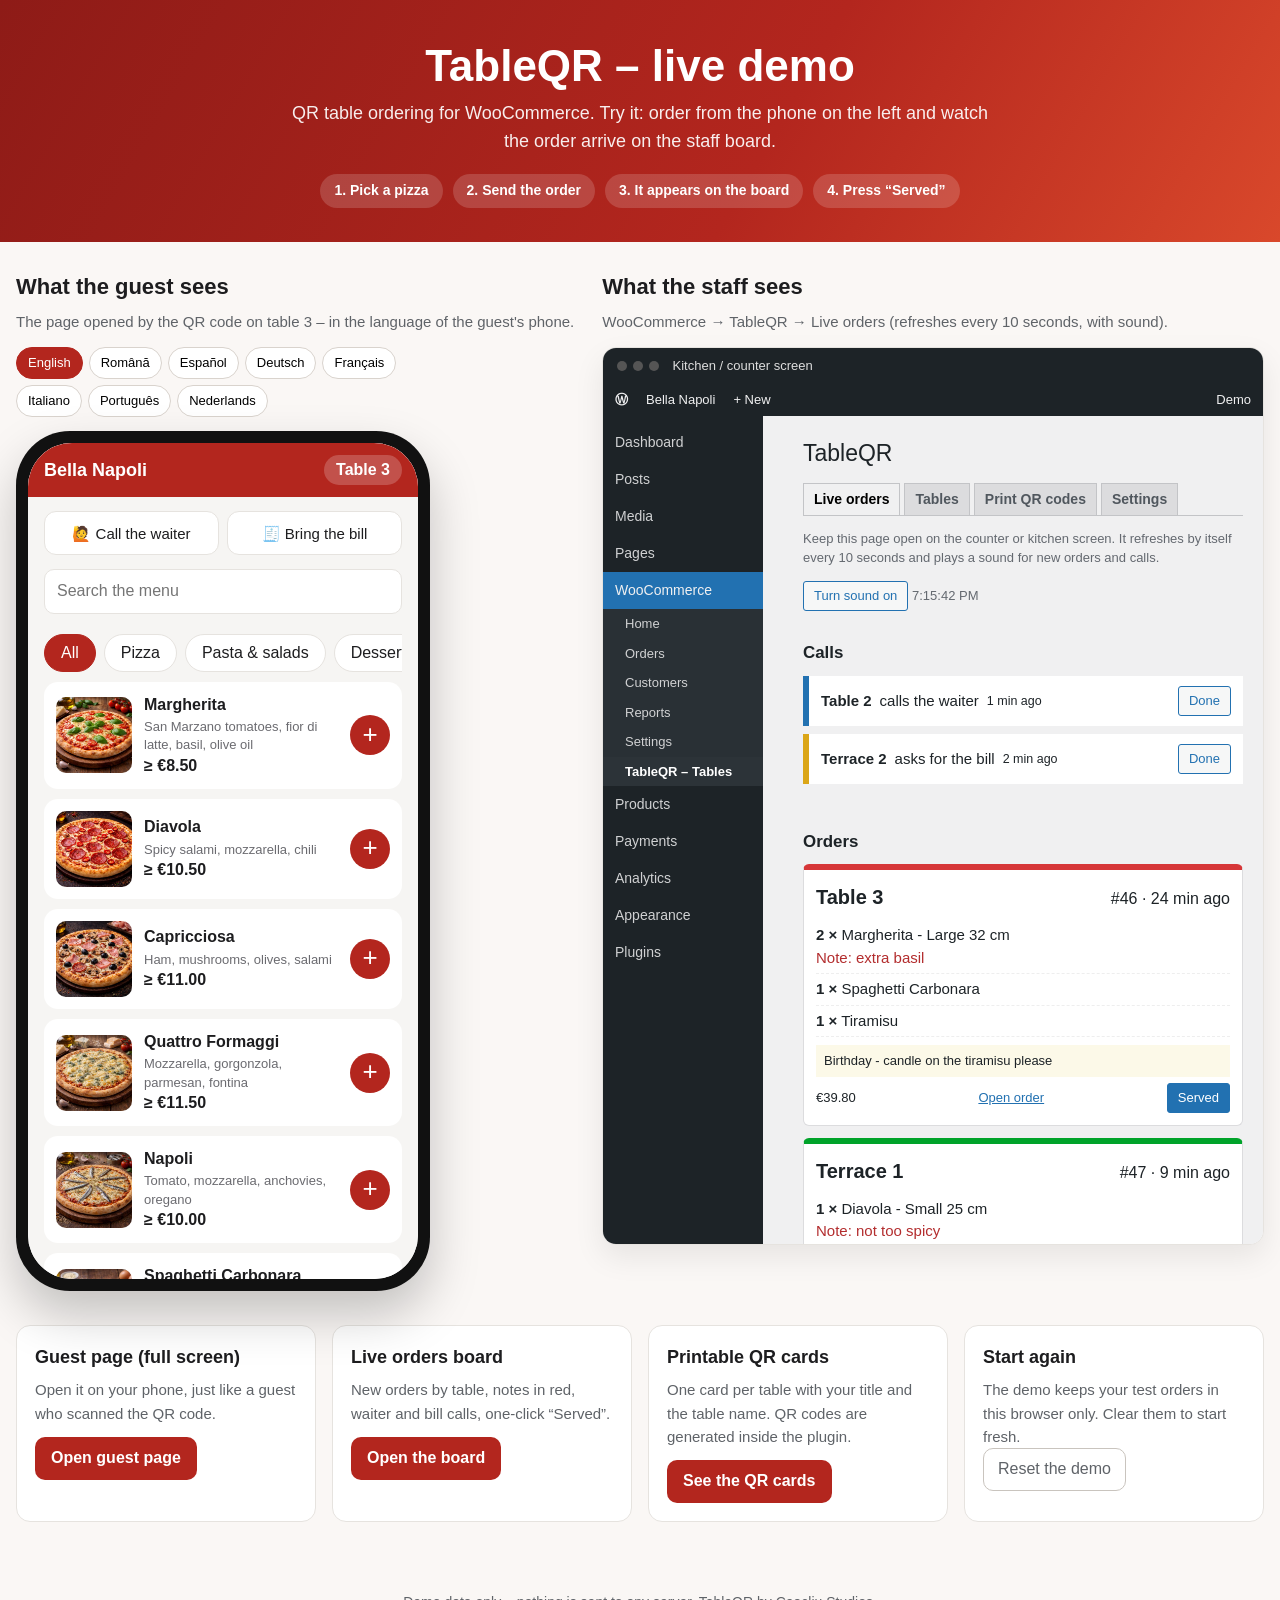
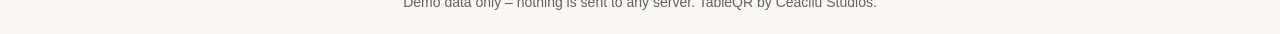
<file: index.html>
<!doctype html>
<html lang="en">
<head>
<meta charset="utf-8">
<meta name="viewport" content="width=device-width, initial-scale=1">
<title>TableQR – Live demo · QR table ordering for WooCommerce</title>
<meta name="description" content="Live demo of TableQR, the QR table ordering plugin for WooCommerce: guest menu on the phone, live staff board, printable QR cards.">
<style>
:root{--a:#b3261e;--d:#8e1b17;--t:#1d1d1f;--m:#5f6368;--bg:#faf7f5}
*{box-sizing:border-box}body{margin:0;background:var(--bg);color:var(--t);font:16px/1.55 -apple-system,BlinkMacSystemFont,"Segoe UI",Roboto,Arial,sans-serif}
header{background:linear-gradient(120deg,var(--d),var(--a) 60%,#d9482b);color:#fff;padding:42px 20px 34px;text-align:center}
header h1{margin:0;font-size:clamp(28px,5vw,44px);line-height:1.1}header p{margin:10px auto 0;max-width:720px;opacity:.92;font-size:18px}
.steps{display:flex;gap:10px;justify-content:center;flex-wrap:wrap;margin-top:18px}
.steps span{background:rgba(255,255,255,.16);border-radius:999px;padding:6px 14px;font-weight:600;font-size:14px}
main{max-width:1320px;margin:0 auto;padding:28px 16px 50px}
.row{display:grid;grid-template-columns:auto 1fr;gap:28px;align-items:start}
@media (max-width:980px){.row{grid-template-columns:1fr}.phone{margin:0 auto}}
h2{font-size:22px;margin:0 0 6px}.hint{color:var(--m);margin:0 0 14px;font-size:15px}
.phone{width:414px;max-width:100%;height:860px;border-radius:54px;background:#111;padding:12px;box-shadow:0 24px 50px rgba(0,0,0,.22);position:relative}
.phone iframe{width:100%;height:100%;border:0;border-radius:44px;background:#fff;display:block}
.screen{background:#fff;border:1px solid #e6e3df;border-radius:14px;overflow:hidden;box-shadow:0 12px 30px rgba(0,0,0,.08)}
.screen .bar{background:#1d2327;color:#ddd;font-size:13px;padding:8px 14px;display:flex;gap:6px;align-items:center}
.screen .bar i{width:10px;height:10px;border-radius:50%;background:#555;display:inline-block}
.screen iframe{width:100%;height:860px;border:0;display:block}
.cards{display:grid;grid-template-columns:repeat(auto-fit,minmax(240px,1fr));gap:16px;margin-top:34px}
.card{background:#fff;border:1px solid #e6e3df;border-radius:14px;padding:18px}
.card h3{margin:0 0 6px;font-size:18px}.card p{margin:0;color:var(--m);font-size:15px}
a.btn{display:inline-block;margin-top:12px;background:var(--a);color:#fff;text-decoration:none;font-weight:600;border-radius:10px;padding:9px 16px}
button.reset{background:none;border:1px solid #c9c4be;border-radius:10px;padding:8px 14px;cursor:pointer;color:var(--m);font:inherit}
footer{text-align:center;color:var(--m);font-size:14px;padding:20px}
.langs{display:flex;flex-wrap:wrap;gap:6px;margin:0 0 14px;max-width:414px}
.langs button{border:1px solid #d9d3cd;background:#fff;border-radius:999px;padding:5px 11px;font:inherit;font-size:13px;cursor:pointer}
.langs button.on{background:var(--a);border-color:var(--a);color:#fff}
</style>
</head>
<body>
<header>
  <h1>TableQR – live demo</h1>
  <p>QR table ordering for WooCommerce. Try it: order from the phone on the left and watch the order arrive on the staff board.</p>
  <div class="steps"><span>1. Pick a pizza</span><span>2. Send the order</span><span>3. It appears on the board</span><span>4. Press “Served”</span></div>
</header>
<main>
  <div class="row">
    <section><h2>What the guest sees</h2><p class="hint">The page opened by the QR code on table 3 – in the language of the guest's phone.</p>
      <div class="langs" id="langs"></div>
      <div class="phone"><iframe id="guest" src="guest.html" title="Guest menu"></iframe></div></section>
    <section><h2>What the staff sees</h2><p class="hint">WooCommerce → TableQR → Live orders (refreshes every 10 seconds, with sound).</p>
      <div class="screen"><div class="bar"><i></i><i></i><i></i>&nbsp; Kitchen / counter screen</div><iframe id="board" src="board.html" title="Live orders board"></iframe></div></section>
  </div>
  <div class="cards">
    <div class="card"><h3>Guest page (full screen)</h3><p>Open it on your phone, just like a guest who scanned the QR code.</p><a class="btn" href="guest.html" target="_blank">Open guest page</a></div>
    <div class="card"><h3>Live orders board</h3><p>New orders by table, notes in red, waiter and bill calls, one-click “Served”.</p><a class="btn" href="board.html" target="_blank">Open the board</a></div>
    <div class="card"><h3>Printable QR cards</h3><p>One card per table with your title and the table name. QR codes are generated inside the plugin.</p><a class="btn" href="print.html" target="_blank">See the QR cards</a></div>
    <div class="card"><h3>Start again</h3><p>The demo keeps your test orders in this browser only. Clear them to start fresh.</p>
      <button class="reset" onclick="TableQRDemoReset();location.reload()">Reset the demo</button></div>
  </div>
</main>
<footer>Demo data only – nothing is sent to any server. TableQR by Ceacliu Studios.</footer>
<script src="i18n.js?v=1794507950"></script>
<script src="mock.js?v=1794507950"></script>
<script src="demo-api.js?v=1794507950"></script>
<script>
// language buttons: reload the phone in that language
(function () {
  var box = document.getElementById("langs"), cur = document.documentElement.lang;
  box.innerHTML = Object.keys(TQ_LANGS).map(function (l) {
    return '<button data-l="' + l + '" class="' + (l === cur ? "on" : "") + '">' + TQ_LANGS[l] + "</button>";
  }).join("");
  box.onclick = function (e) {
    var b = e.target.closest("[data-l]"); if (!b) return;
    box.querySelectorAll("button").forEach(function (x) { x.classList.toggle("on", x === b); });
    document.getElementById("guest").src = "guest.html?lang=" + b.dataset.l;
  };
  document.getElementById("guest").src = "guest.html?lang=" + cur;
})();
</script>
<script>
// a new order on the phone refreshes the board at once (instead of waiting up to 10 seconds)
window.addEventListener("storage", function () {});
setInterval(function () {
  var n = (localStorage.getItem("tqdemo_seq") || "") + (localStorage.getItem("tqdemo_calls") || "");
  if (n !== window.__tqn) { if (window.__tqn !== undefined) document.getElementById("board").contentWindow.location.reload(); window.__tqn = n; }
}, 1500);
</script>
</body>
</html>
</file>
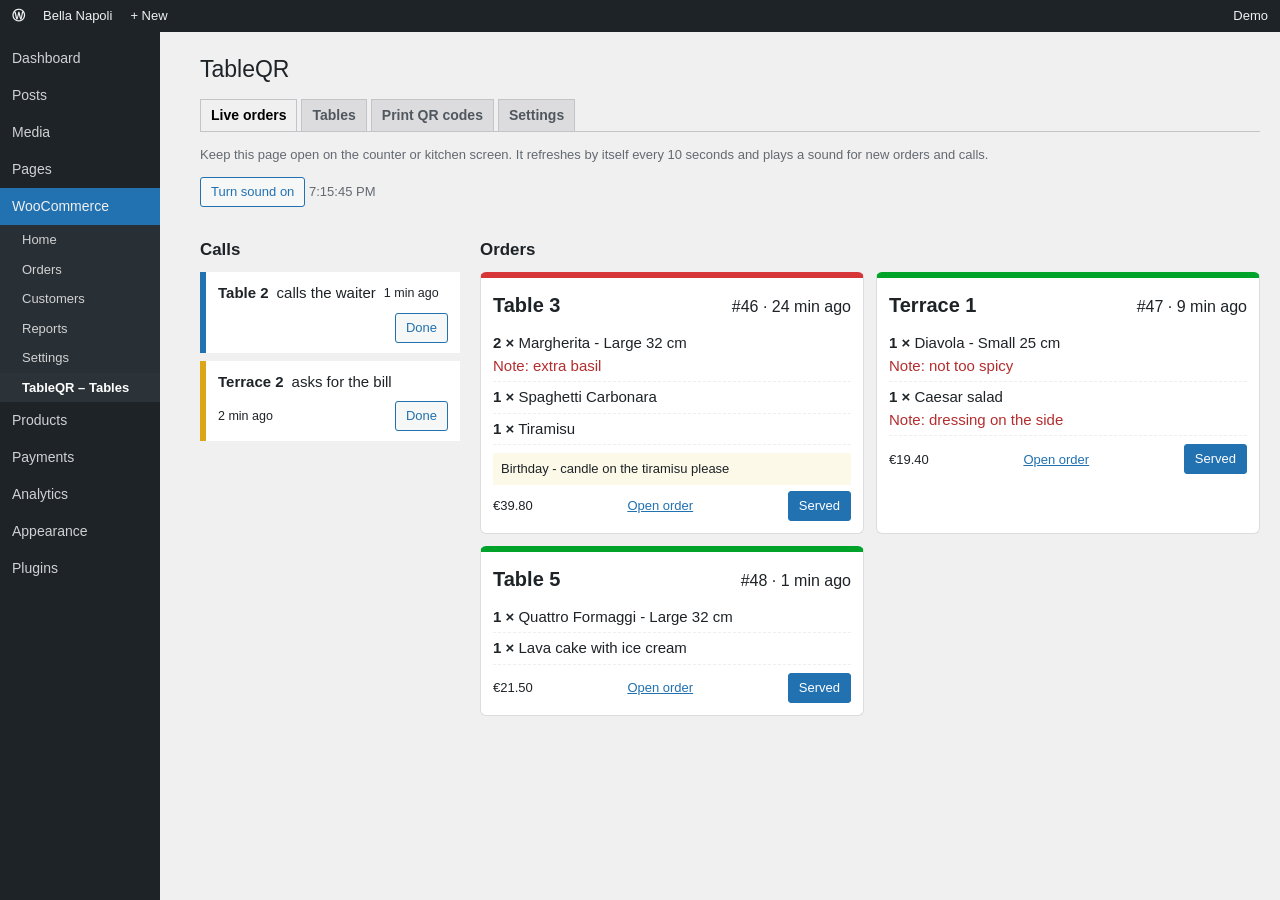
<file: board.html>
<!doctype html>
<html lang="en">
<head>
<meta charset="utf-8">
<title>TableQR – live orders (demo)</title>
<link rel="stylesheet" href="assets/admin.css?v=1794507950">
<style>
/* a light imitation of the WordPress admin, only for the screenshots */
*{box-sizing:border-box}body{margin:0;background:#f0f0f1;font:13px/1.5 -apple-system,BlinkMacSystemFont,"Segoe UI",Roboto,Arial,sans-serif;color:#1d2327}
.bar{height:32px;background:#1d2327;color:#f0f0f1;display:flex;align-items:center;gap:18px;padding:0 12px;font-size:13px}
.bar b{font-weight:600}.side{position:fixed;top:32px;bottom:0;left:0;width:160px;background:#1d2327;color:#f0f0f1;padding-top:8px}
.side div{padding:8px 12px;font-size:14px;opacity:.85}.side .on{background:#2271b1;opacity:1}.side .sub{padding:5px 12px 5px 22px;font-size:13px;background:#2c3338}
.side .sub.on{background:#2c3338;font-weight:600;color:#fff;opacity:1}
.wrap{margin-left:180px;padding:10px 20px 20px}h1{font-size:23px;font-weight:400;margin:10px 0 12px}
.nav-tab-wrapper{border-bottom:1px solid #c3c4c7;margin-bottom:10px}.nav-tab{display:inline-block;border:1px solid #c3c4c7;border-bottom:0;background:#dcdcde;padding:5px 10px;margin-right:4px;font-size:14px;font-weight:600;color:#50575e;text-decoration:none}
.nav-tab-active{background:#f0f0f1;color:#000}.description{color:#646970;font-size:13px}
.button{display:inline-block;border:1px solid #2271b1;color:#2271b1;background:#f6f7f7;border-radius:3px;padding:0 10px;min-height:30px;line-height:28px;font-size:13px;cursor:pointer}
.button-primary{background:#2271b1;color:#fff}h2{font-size:1.3em;margin:1em 0 .6em}a{color:#2271b1}
</style>
</head>
<body>
<div class="bar"><b>Ⓦ</b><span>Bella Napoli</span><span>+ New</span><span style="margin-left:auto">Demo</span></div>
<nav class="side"><div>Dashboard</div><div>Posts</div><div>Media</div><div>Pages</div><div class="on">WooCommerce</div>
  <div class="sub">Home</div><div class="sub">Orders</div><div class="sub">Customers</div><div class="sub">Reports</div><div class="sub">Settings</div>
  <div class="sub on">TableQR – Tables</div><div>Products</div><div>Payments</div><div>Analytics</div><div>Appearance</div><div>Plugins</div></nav>
<div class="wrap tableqr"><h1>TableQR</h1>
  <nav class="nav-tab-wrapper"><a class="nav-tab nav-tab-active">Live orders</a><a class="nav-tab">Tables</a><a class="nav-tab">Print QR codes</a><a class="nav-tab">Settings</a></nav>
  <p class="description">Keep this page open on the counter or kitchen screen. It refreshes by itself every 10 seconds and plays a sound for new orders and calls.</p>
  <p><button type="button" class="button" id="tq-sound">Turn sound on</button> <span id="tq-status" class="description"></span></p>
  <div class="tq-board"><section><h2>Calls</h2><div id="tq-calls"></div></section>
    <section class="tq-orders-col"><h2>Orders</h2><div id="tq-orders" class="tq-orders"></div></section></div>
</div>
<script src="mock.js?v=1794507950"></script>
<script src="demo-api.js?v=1794507950"></script>
<script>
window.TableQRAdmin = {api: "/wp-json/tableqr/v1", nonce: "x", i18n: {waiter: "calls the waiter", bill: "asks for the bill", served: "Served", done: "Done",
  open: "Open order", none: "No open table orders.", nocalls: "No calls.", ago: "min ago", sound: "Turn sound on", soundon: "Sound is on",
  error: "Cannot reach the site.", note: "Note"}};
</script>
<script src="assets/qr.js?v=1794507950"></script>
<script src="assets/admin.js?v=1794507950"></script>

</body>
</html>
</file>
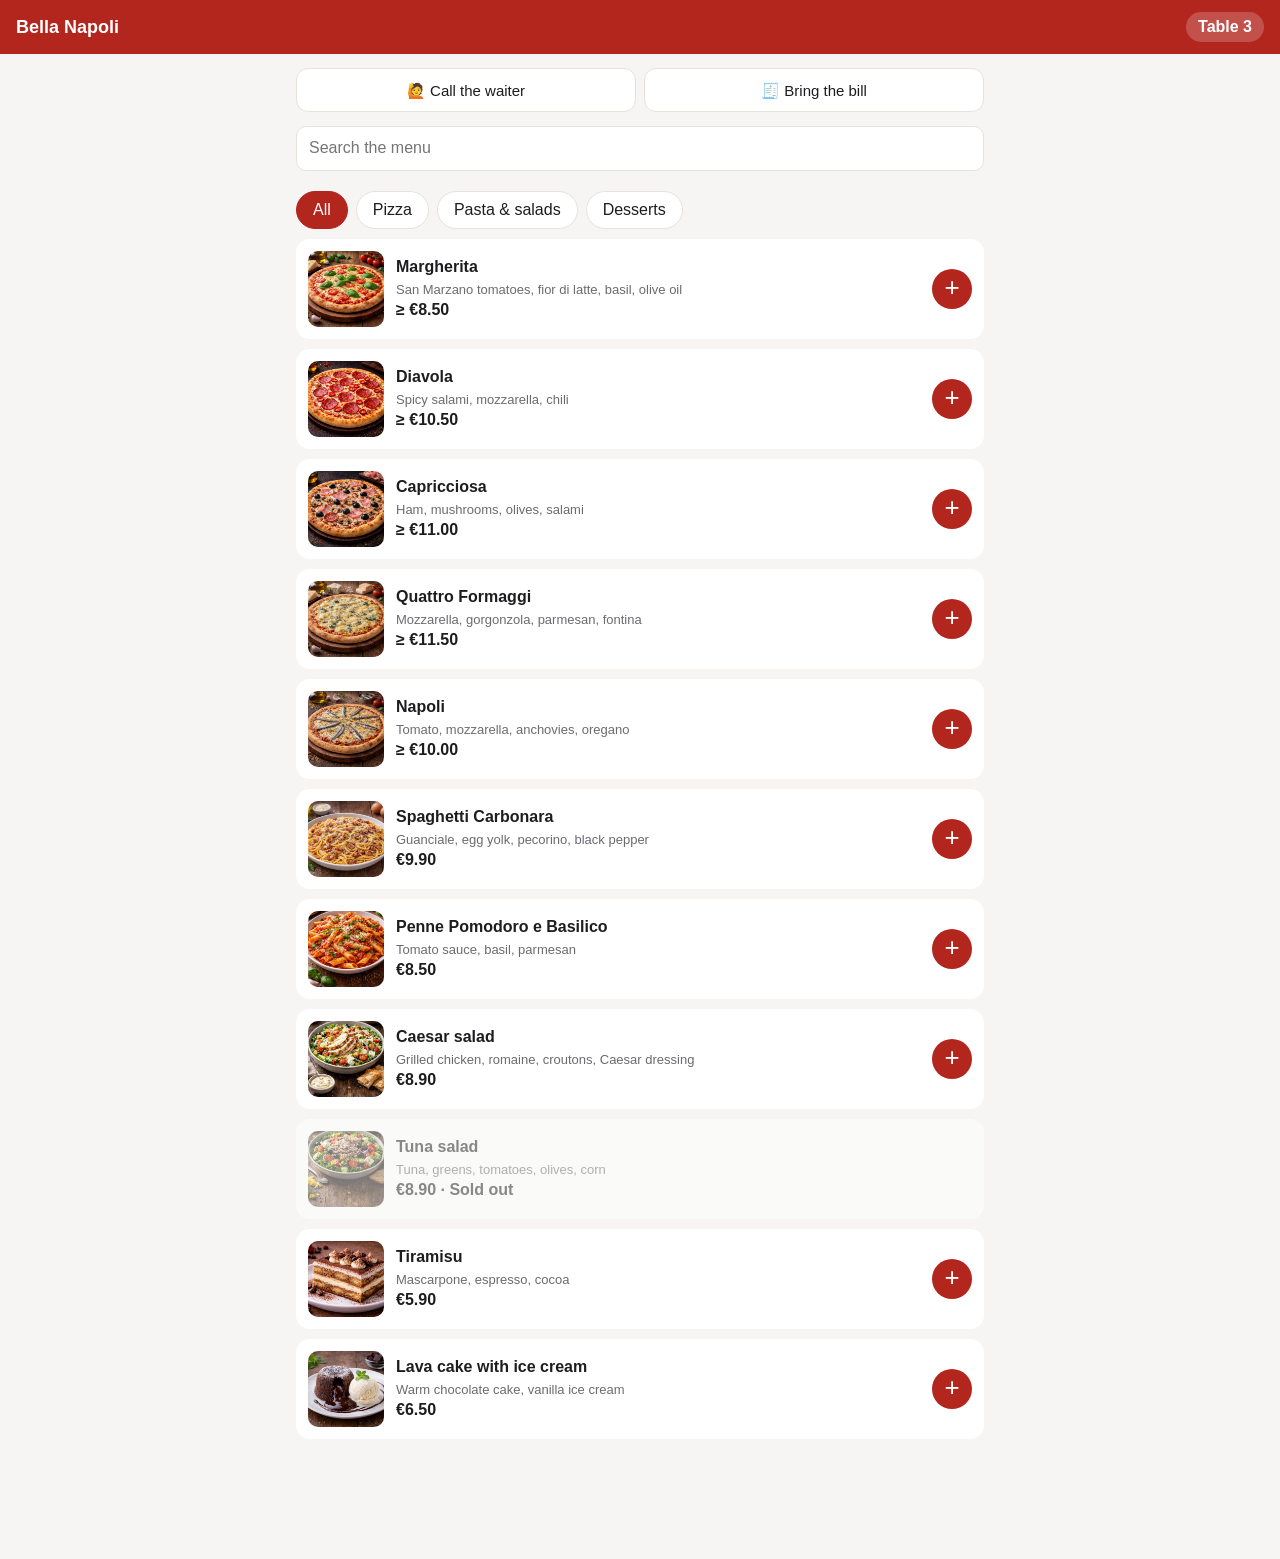
<file: guest.html>
<!doctype html>
<html lang="en">
<head>
<meta charset="utf-8">
<meta name="viewport" content="width=device-width, initial-scale=1">
<title>TableQR – guest menu (demo)</title>
<link rel="stylesheet" href="assets/menu.css?v=1794507950">
<style>:root{--tq-accent:#b3261e} @media (prefers-color-scheme:dark){:root{--tq-bg:#f6f5f3;--tq-card:#fff;--tq-text:#1d1d1f;--tq-muted:#6b6b70;--tq-line:#e6e3df}}</style>
</head>
<body>
<header class="tq-top"><div class="tq-brand">Bella Napoli</div><div class="tq-table" id="tq-table">Table 3</div></header>
<main id="tq-app" class="tq-app"><div class="tq-loading"></div></main>
<script>

window.TableQRConfig = {api: "/wp-json/tableqr/v1", token: "demo-token-123456789", title: "Bella Napoli", color: "#b3261e", locale: "en",
  i18n: {all: "All", add: "Add", cart: "Your order", empty: "Nothing added yet. Tap a product to add it.", send: "Send order", sending: "Sending…",
    total: "Total", note: "Note for the kitchen (optional)", name: "Your name", choose: "Choose", out: "Sold out", sent: "Order sent!",
    number: "Order number", status: "Status", pay: "You pay at the table, as usual.", again: "Order something else", waiter: "Call the waiter",
    bill: "Bring the bill", called: "The staff has been notified.", invalid: "This QR code is no longer valid.", error: "Something went wrong.",
    search: "Search the menu", remove: "Remove", close: "Close", my_orders: "My orders", confirm: "Send the order to the kitchen?", table: "Table",
    item_note: "Note for this product (e.g. no onion)"}};
</script>
<script src="i18n.js?v=1794507950"></script>
<script src="mock.js?v=1794507950"></script>
<script src="demo-api.js?v=1794507950"></script>
<script src="assets/menu.js?v=1794507950"></script>
<script>
// put the page in the state asked by ?state= (for the screenshots)
(function () {
  var state = (location.search.match(/state=(\w+)/) || [])[1] || "menu";
  var click = function (sel) { var el = document.querySelector(sel); if (el) el.click(); return el; };
  setTimeout(function () {
    if (state === "menu") return;
    if (state === "sheet") { click('[data-p="21"]'); setTimeout(function () { click('[data-o="23"]'); var n = document.getElementById("tq-inote"); if (n) n.value = "extra basil"; }, 50); return; }
    // fill the order: 2 Margherita large, 2 red wine, 1 tiramisu
    click('[data-p="21"]'); click('[data-o="23"]'); click('[data-q="1"]'); click("#tq-addit");
    click('[data-p="37"]'); click('[data-q="1"]'); click("#tq-addit");
    click('[data-p="45"]'); click("#tq-addit");
    if (state === "bar") return;
    click("#tq-open-cart");
    if (state === "cart") { var t = document.getElementById("tq-note"); if (t) t.value = "Birthday – a candle on the tiramisu, please"; return; }
    if (state === "sent") click("#tq-send");
  }, 300);
})();
</script>
</body>
</html>
</file>
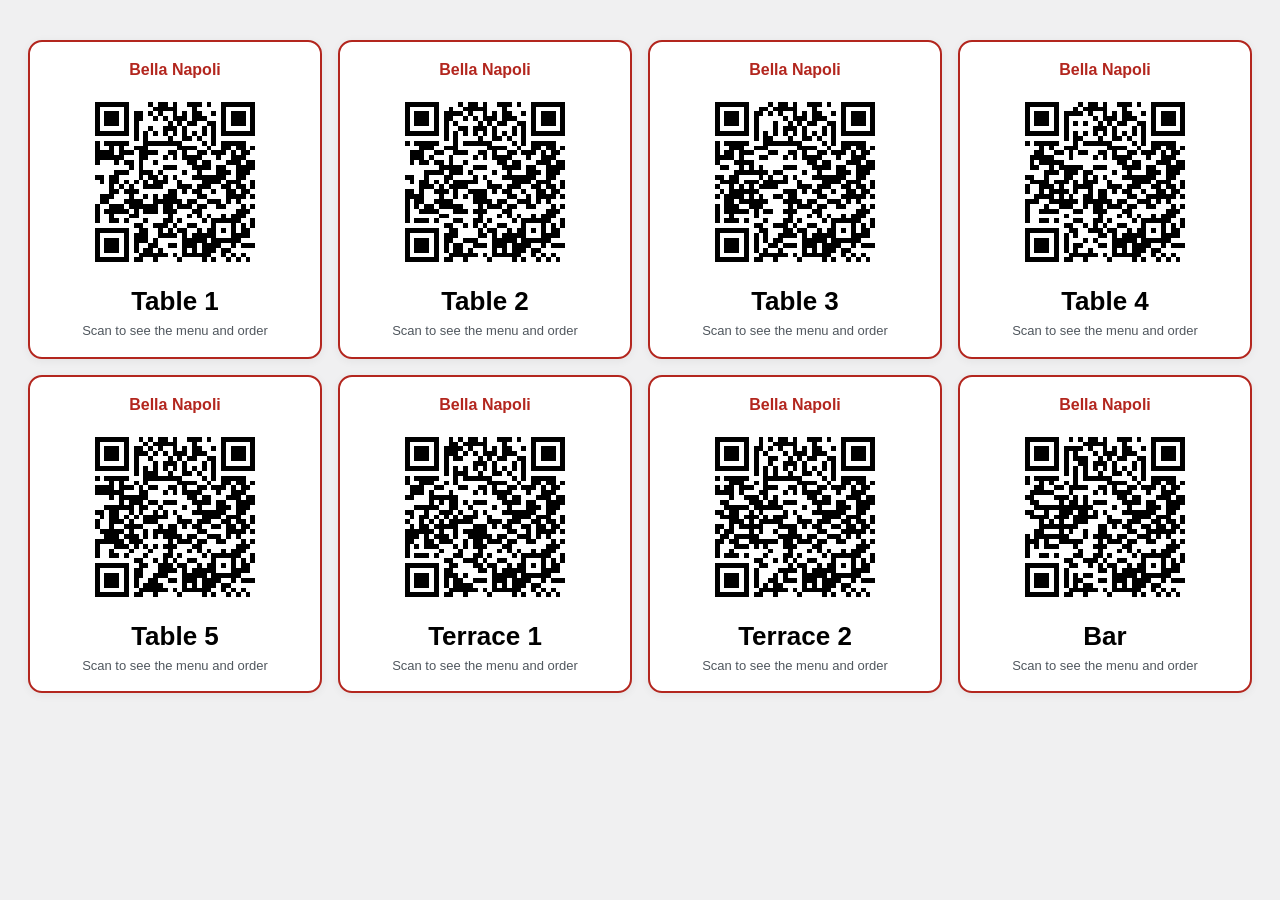
<file: print.html>
<!doctype html>
<html lang="en">
<head>
<meta charset="utf-8">
<title>TableQR – QR cards (demo)</title>
<link rel="stylesheet" href="assets/admin.css?v=1794507950">
<style>body{margin:0;padding:28px;background:#f0f0f1;font:13px/1.5 -apple-system,"Segoe UI",Roboto,Arial,sans-serif}
.tq-cards{grid-template-columns:repeat(4,1fr)}.tq-card{box-shadow:0 2px 10px rgba(0,0,0,.06)}</style>
</head>
<body>
<div class="tq-cards" id="cards"></div>
<script src="assets/qr.js?v=1794507950"></script>
<script>
var names = ["Table 1", "Table 2", "Table 3", "Table 4", "Table 5", "Terrace 1", "Terrace 2", "Bar"];
document.getElementById("cards").innerHTML = names.map(function (n, i) {
  return '<div class="tq-card" style="--tq-accent:#b3261e"><div class="tq-card-title">Bella Napoli</div>' +
    '<div class="tq-qr">' + TableQR.svg("https://bellanapoli.example/?tableqr=Dm" + i + "x7Kp2Lq9Ws4Rt8Yb", 2) + "</div>" +
    '<div class="tq-card-table">' + n + '</div><div class="tq-card-hint">Scan to see the menu and order</div></div>';
}).join("");
</script>
</body>
</html>
</file>
<file: assets/admin.css>
/* TableQR admin */
.tableqr .tq-inline{display:inline}
.tableqr .tq-credit{margin-top:40px;color:#646970;font-size:12px}
@media print{.tableqr .tq-credit{display:none}}
.tableqr .tq-tables input[type=text]{width:180px}
.tableqr .tq-actions-cell{white-space:nowrap}
.tableqr .tq-cats-list{display:flex;flex-wrap:wrap;gap:6px 18px;max-width:760px}
.tq-board{display:grid;grid-template-columns:minmax(220px,1fr) 3fr;gap:20px;margin-top:10px}
@media (max-width:900px){.tq-board{grid-template-columns:1fr}}
.tq-call{display:flex;align-items:center;gap:8px;flex-wrap:wrap;background:#fff;border-left:6px solid #2271b1;padding:10px 12px;margin-bottom:8px;font-size:15px}
.tq-call-bill{border-left-color:#dba617}
.tq-call button{margin-left:auto}
.tq-orders{display:grid;grid-template-columns:repeat(auto-fill,minmax(260px,1fr));gap:12px}
.tq-order{background:#fff;border:1px solid #dcdcde;border-top:6px solid #00a32a;border-radius:6px;padding:12px}
.tq-order.tq-late{border-top-color:#d63638}
.tq-order-head{display:flex;justify-content:space-between;align-items:baseline;font-size:16px}
.tq-order-head b{font-size:20px}
.tq-order ul{margin:8px 0;padding-left:0;list-style:none;font-size:15px}
.tq-order li{padding:4px 0;border-bottom:1px dashed #eee}
.tq-order em{color:#b32d2e;font-style:normal}
.tq-onote{background:#fcf9e8;padding:6px 8px;margin:6px 0}
.tq-order-foot{display:flex;align-items:center;gap:10px;justify-content:space-between}
.tq-cards{display:grid;grid-template-columns:repeat(auto-fill,minmax(230px,1fr));gap:16px;margin-top:12px}
.tq-card{background:#fff;border:2px solid var(--tq-accent,#c41d2a);border-radius:14px;padding:16px;text-align:center;break-inside:avoid}
.tq-card-title{font-weight:700;font-size:16px;color:var(--tq-accent,#c41d2a)}
.tq-qr{width:180px;height:180px;margin:10px auto}
.tq-qr svg{width:100%;height:100%;display:block}
.tq-card-table{font-size:26px;font-weight:800}
.tq-card-hint{color:#50575e}
@media print{
  #adminmenumain,#wpadminbar,#wpfooter,.nav-tab-wrapper,.notice,.tq-noprint,.tableqr h1{display:none!important}
  #wpcontent,#wpbody-content{margin:0!important;padding:0!important}
  .tq-cards{grid-template-columns:repeat(3,1fr);gap:8mm}
  .tq-card{border-width:1px}
}
</file>
<file: assets/menu.css>
/* TableQR – guest menu (mobile first) */
:root{--tq-accent:#c41d2a;--tq-bg:#f6f5f3;--tq-card:#fff;--tq-text:#1d1d1f;--tq-muted:#6b6b70;--tq-line:#e6e3df;--tq-ok:#1f8a4c}
@media (prefers-color-scheme:dark){:root{--tq-bg:#141416;--tq-card:#1f1f23;--tq-text:#f2f2f3;--tq-muted:#a1a1aa;--tq-line:#2e2e33}}
*{box-sizing:border-box}
html,body{margin:0;background:var(--tq-bg);color:var(--tq-text);font:16px/1.4 -apple-system,BlinkMacSystemFont,"Segoe UI",Roboto,Arial,sans-serif;-webkit-text-size-adjust:100%}
button{font:inherit;cursor:pointer;border:0;border-radius:12px;min-height:44px;padding:0 16px}
input,textarea,select{font:inherit;color:inherit;background:var(--tq-card);border:1px solid var(--tq-line);border-radius:10px;padding:10px 12px;width:100%}
.tq-top{position:sticky;top:0;z-index:5;display:flex;align-items:center;justify-content:space-between;gap:10px;padding:12px 16px;padding-top:max(12px,env(safe-area-inset-top));background:var(--tq-accent);color:#fff}
.tq-brand{font-weight:700;font-size:18px;white-space:nowrap;overflow:hidden;text-overflow:ellipsis}
.tq-table{background:rgba(255,255,255,.2);border-radius:999px;padding:4px 12px;font-weight:600;white-space:nowrap}
.tq-app{max-width:720px;margin:0 auto;padding:0 16px 120px}
.tq-loading{height:4px;margin:40px auto;width:60%;border-radius:4px;background:linear-gradient(90deg,var(--tq-line),var(--tq-accent),var(--tq-line));background-size:200% 100%;animation:tq-l 1s linear infinite}
@keyframes tq-l{to{background-position:-200% 0}}
.tq-msg{background:var(--tq-card);border-radius:14px;padding:20px;margin:24px 0;text-align:center}
.tq-msg h2{margin:6px 0 8px}
.tq-actions{display:flex;gap:8px;margin:14px 0 4px}
.tq-actions button{flex:1;background:var(--tq-card);color:var(--tq-text);border:1px solid var(--tq-line);font-size:15px}
.tq-search{margin:10px 0}
.tq-cats{position:sticky;top:56px;z-index:4;display:flex;gap:8px;overflow-x:auto;padding:10px 0;background:var(--tq-bg);scrollbar-width:none}
.tq-cats::-webkit-scrollbar{display:none}
.tq-cats button{flex:none;min-height:38px;border-radius:999px;background:var(--tq-card);color:var(--tq-text);border:1px solid var(--tq-line)}
.tq-cats button.on{background:var(--tq-accent);border-color:var(--tq-accent);color:#fff}
.tq-list{display:grid;gap:10px}
.tq-item{display:flex;gap:12px;background:var(--tq-card);border-radius:14px;padding:12px;align-items:center;text-align:left;color:var(--tq-text);width:100%}
.tq-item img{width:76px;height:76px;object-fit:cover;border-radius:10px;flex:none;background:var(--tq-line)}
.tq-item .tq-info{flex:1;min-width:0}
.tq-item b{display:block;font-size:16px}
.tq-item small{display:block;color:var(--tq-muted);font-size:13px;margin-top:2px;display:-webkit-box;-webkit-line-clamp:2;-webkit-box-orient:vertical;overflow:hidden}
.tq-price{font-weight:700;margin-top:4px}
.tq-plus{flex:none;width:40px;height:40px;min-height:40px;padding:0 0 3px;border-radius:50%;background:var(--tq-accent);color:#fff;font-size:26px;line-height:1;display:flex;align-items:center;justify-content:center}
.tq-item[disabled]{opacity:.5}
.tq-bar{position:fixed;left:0;right:0;bottom:0;z-index:6;padding:12px 16px;padding-bottom:max(12px,env(safe-area-inset-bottom));background:linear-gradient(transparent,var(--tq-bg) 30%)}
.tq-bar button{width:100%;max-width:688px;display:flex;justify-content:space-between;align-items:center;margin:0 auto;background:var(--tq-accent);color:#fff;font-weight:700;font-size:17px;min-height:54px;box-shadow:0 6px 20px rgba(0,0,0,.2)}
.tq-count{background:rgba(255,255,255,.25);border-radius:999px;padding:2px 10px}
.tq-sheet{position:fixed;inset:0;z-index:10;background:rgba(0,0,0,.45);display:flex;align-items:flex-end;justify-content:center}
.tq-sheet>div{background:var(--tq-bg);width:100%;max-width:720px;max-height:88vh;overflow:auto;border-radius:18px 18px 0 0;padding:18px 16px;padding-bottom:max(18px,env(safe-area-inset-bottom))}
.tq-sheet h3{margin:0 0 10px;font-size:20px}
.tq-sheet img.tq-big{width:100%;max-height:220px;object-fit:cover;border-radius:12px;margin-bottom:10px}
.tq-opt{display:flex;justify-content:space-between;align-items:center;gap:10px;background:var(--tq-card);border:2px solid var(--tq-line);border-radius:12px;padding:12px;margin:6px 0;width:100%;color:var(--tq-text);text-align:left}
.tq-opt.on{border-color:var(--tq-accent)}
.tq-opt[disabled]{opacity:.45}
.tq-qty{display:flex;align-items:center;gap:14px;margin:12px 0}
.tq-qty button{width:44px;padding:0;background:var(--tq-card);color:var(--tq-text);border:1px solid var(--tq-line);font-size:22px}
.tq-qty span{font-size:20px;font-weight:700;min-width:24px;text-align:center}
.tq-main{width:100%;background:var(--tq-accent);color:#fff;font-weight:700;font-size:17px;min-height:52px;margin-top:10px}
.tq-ghost{width:100%;background:transparent;color:var(--tq-muted);margin-top:6px}
.tq-line{display:flex;gap:10px;align-items:flex-start;padding:10px 0;border-bottom:1px solid var(--tq-line)}
.tq-line .tq-info{flex:1}
.tq-line small{color:var(--tq-muted);display:block}
.tq-line .tq-qty{margin:0;gap:8px}
.tq-line .tq-qty button{width:36px;min-height:36px;font-size:18px}
.tq-sum{display:flex;justify-content:space-between;font-size:18px;font-weight:700;margin:14px 0}
.tq-field{margin:10px 0}
.tq-field label{display:block;font-size:14px;color:var(--tq-muted);margin-bottom:4px}
.tq-ok{color:var(--tq-ok);font-size:44px;line-height:1}
.tq-badge{display:inline-block;background:var(--tq-accent);color:#fff;border-radius:999px;padding:3px 12px;font-weight:600}
.tq-toast{position:fixed;left:50%;bottom:90px;transform:translateX(-50%);z-index:20;background:#222;color:#fff;padding:12px 18px;border-radius:12px;max-width:90vw;text-align:center}
.tq-mine{background:var(--tq-card);border-radius:14px;padding:12px 14px;margin:10px 0;font-size:15px}
.tq-mine div{display:flex;justify-content:space-between;padding:3px 0}
</file>
